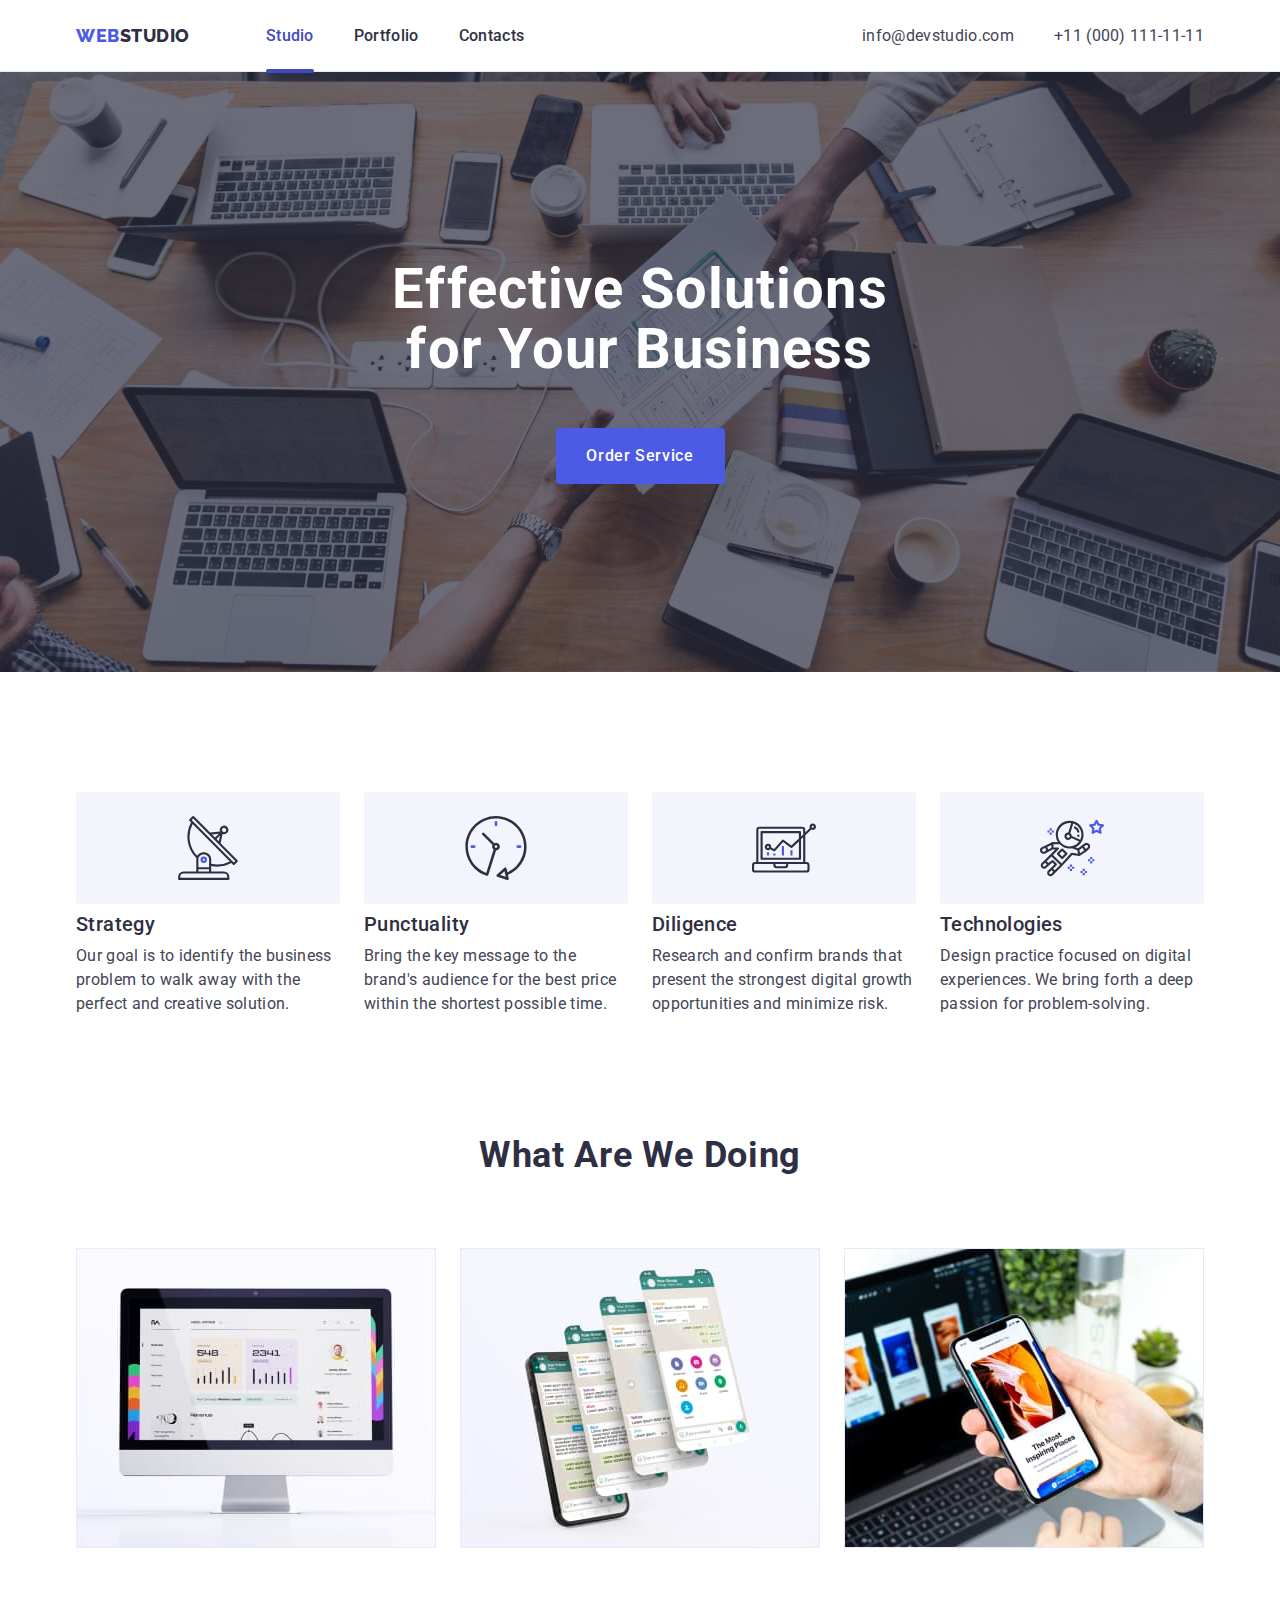
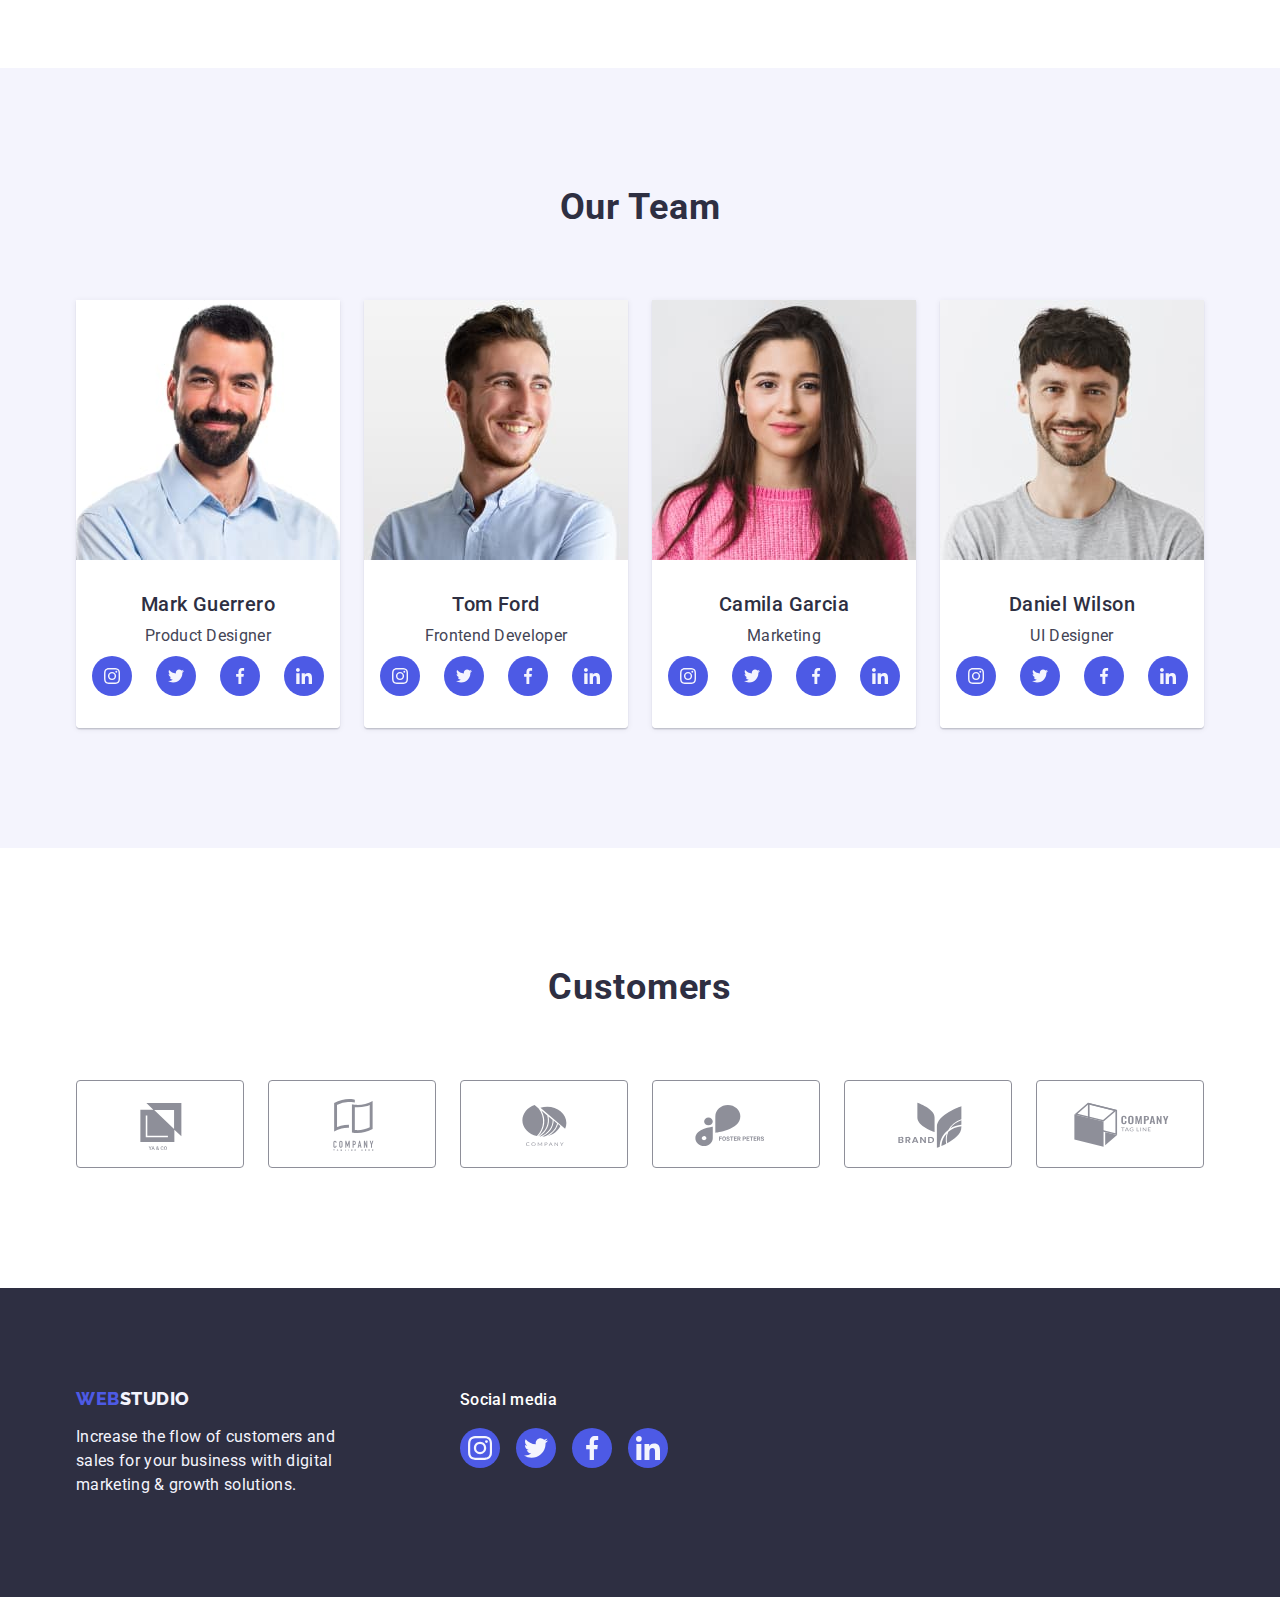
<file: index.html>
<!DOCTYPE html>
<html lang="en">
  <head>
    <meta charset="UTF-8" />
    <meta http-equiv="X-UA-Compatible" content="IE=edge" />
    <meta name="viewport" content="width=device-width, initial-scale=1.0" />
    <link
      rel="stylesheet"
      href="https://cdnjs.cloudflare.com/ajax/libs/modern-normalize/1.0.0/modern-normalize.min.css"
    />
    <link rel="stylesheet" href="./css/styles.css" />
    <link rel="preconnect" href="https://fonts.googleapis.com" />
    <link rel="preconnect" href="https://fonts.gstatic.com" crossorigin />
    <link
      href="https://fonts.googleapis.com/css2?family=Raleway:wght@800&family=Roboto:wght@400;500;700;900&display=swap"
      rel="stylesheet"
    />
    <title>Index</title>
  </head>
  <body>
    <header class="border-header">
      <div class="container box-top">
        <nav class="box-nav">
          <a href="./index.html" class="lo-go link logo-style box-logo">
            Web<span class="span">Studio</span></a
          >
          <ul class="list box-menu">
            <li class="">
              <a
                href="./index.html"
                class="link-studio link link-menu link-studio-porfolio"
                >Studio
              </a>
            </li>
            <li>
              <a href="./portfolio.html" class="link-studio link link-menu"
                >Portfolio</a
              >
            </li>
            <li>
              <a href="" class="link-studio link link-menu">Contacts</a>
            </li>
          </ul>
        </nav>
        <address class="box-address">
          <ul class="list box-list-address">
            <li>
              <a class="contact link" href="mailto:info@devstudio.com"
                >info@devstudio.com</a
              >
            </li>
            <li>
              <a class="contact link" href="tel:+110001111111"
                >+11 (000) 111-11-11</a
              >
            </li>
          </ul>
        </address>
      </div>
    </header>

    <main>
      <!-- section 1 -->
      <section class="dark-bg box-bg back">
        <div class="container box-center">
          <h1 class="top box-h-one">Effective Solutions for Your Business</h1>
          <button
            class="button box-order-service"
            type="button"
            data-modal-open
          >
            Order Service
          </button>
        </div>
      </section>
      <!-- section 2 -->
      <section class="box-sestion-two">
        <div class="container">
          <h2 class="visually-hidden">Znacznik do ukrycia!!!!</h2>
          <ul class="list box-list-section-two">
            <li class="box-link-section-two">
              <div class="box-icon-section-two">
                <svg width="64" height="64">
                  <use href="./images/icons.svg#icon-antenna-1"></use>
                </svg>
              </div>
              <h3 class="list-item-header box-heading-section-two">Strategy</h3>
              <p class="class-p">
                Our goal is to identify the business problem to walk away with
                the perfect and creative solution.
              </p>
            </li>
            <li class="box-link-section-two">
              <div class="box-icon-section-two">
                <svg width="64" height="64">
                  <use href="./images/icons.svg#icon-clock-1"></use>
                </svg>
              </div>
              <h3 class="list-item-header box-heading-section-two">
                Punctuality
              </h3>
              <p class="class-p">
                Bring the key message to the brand's audience for the best price
                within the shortest possible time.
              </p>
            </li>
            <li class="box-link-section-two">
              <div class="box-icon-section-two">
                <svg width="64" height="64">
                  <use href="./images/icons.svg#icon-diagram-1"></use>
                </svg>
              </div>
              <h3 class="list-item-header box-heading-section-two">
                Diligence
              </h3>
              <p class="class-p">
                Research and confirm brands that present the strongest digital
                growth opportunities and minimize risk.
              </p>
            </li>
            <li class="box-link-section-two">
              <div class="box-icon-section-two">
                <svg width="64" height="64">
                  <use href="./images/icons.svg#icon-astronaut-1"></use>
                </svg>
              </div>
              <h3 class="list-item-header box-heading-section-two">
                Technologies
              </h3>
              <p class="class-p">
                Design practice focused on digital experiences. We bring forth a
                deep passion for problem-solving.
              </p>
            </li>
          </ul>
        </div>
      </section>
      <!-- section 3 -->
      <section class="box-sestion-three">
        <div class="container">
          <h2 class="class-h-two box-heading-section-three">
            What are we doing
          </h2>
          <ul class="list box-list-section-three">
            <li class="box-link-section-three">
              <img
                src="./images/zd1.jpg"
                alt="ekran monitora"
                width="360"
                height="300"
              />
            </li>
            <li class="box-link-section-three">
              <img
                src="./images/zd2.jpg"
                alt="telefon komórkowy"
                width="360"
                height="300"
              />
            </li>
            <li class="box-link-section-three">
              <img
                src="./images/zd3.jpg"
                alt="telefon trzymany w dłoni"
                width="360"
                height="300"
              />
            </li>
          </ul>
        </div>
      </section>
      <!-- section 4 -->
      <section class="light-bg box-section-four">
        <div class="container">
          <h2 class="class-h-two box-heading-bg">Our Team</h2>

          <ul class="list box-list-bg">
            <li class="box-link-bg">
              <img
                src="./images/zd4.jpg"
                alt="Młody facet z brodą"
                width="264"
                height="260"
              />
              <div class="box-div-bg">
                <h3 class="list-item-header box-name-bg">Mark Guerrero</h3>
                <p class="class-p box-position-bg">Product Designer</p>
                <ul class="box-list-icon">
                  <li class="box-list-icon-li">
                    <a class="icon-social" href="">
                      <svg width="16" height="16" class="icon-svg">
                        <use href="./images/icons.svg#icon-instagram-2"></use>
                      </svg>
                    </a>
                  </li>
                  <li class="box-list-icon-li">
                    <a class="icon-social" href="">
                      <svg width="16" height="16" class="icon-svg">
                        <use href="./images/icons.svg#icon-twitter-1"></use>
                      </svg>
                    </a>
                  </li>
                  <li class="box-list-icon-li">
                    <a class="icon-social" href="">
                      <svg width="16" height="16" class="icon-svg">
                        <use href="./images/icons.svg#icon-facebook-1"></use>
                      </svg>
                    </a>
                  </li>
                  <li class="box-list-icon-li">
                    <a class="icon-social" href="">
                      <svg width="16" height="16" class="icon-svg">
                        <use href="./images/icons.svg#icon-linkedin-1"></use>
                      </svg>
                    </a>
                  </li>
                </ul>
              </div>
            </li>

            <li class="box-link-bg">
              <img
                src="./images/zd5.jpg"
                alt="Młody facet z brodą"
                width="264"
                height="260"
              />
              <div class="box-div-bg">
                <h3 class="list-item-header box-name-bg">Tom Ford</h3>
                <p class="class-p box-position-bg">Frontend Developer</p>
                <ul class="box-list-icon">
                  <li class="box-list-icon-li">
                    <a class="icon-social" href="">
                      <svg width="16" height="16" class="icon-svg">
                        <use href="./images/icons.svg#icon-instagram-2"></use>
                      </svg>
                    </a>
                  </li>
                  <li class="box-list-icon-li">
                    <a class="icon-social" href="">
                      <svg width="16" height="16" class="icon-svg">
                        <use href="./images/icons.svg#icon-twitter-1"></use>
                      </svg>
                    </a>
                  </li>
                  <li class="box-list-icon-li">
                    <a class="icon-social" href="">
                      <svg width="16" height="16" class="icon-svg">
                        <use href="./images/icons.svg#icon-facebook-1"></use>
                      </svg>
                    </a>
                  </li>
                  <li class="box-list-icon-li">
                    <a class="icon-social" href="">
                      <svg width="16" height="16" class="icon-svg">
                        <use href="./images/icons.svg#icon-linkedin-1"></use>
                      </svg>
                    </a>
                  </li>
                </ul>
              </div>
            </li>

            <li class="box-link-bg">
              <img
                src="./images/zd6.jpg"
                alt="MŁoda kobieta"
                width="264"
                height="260"
              />
              <div class="box-div-bg">
                <h3 class="list-item-header box-name-bg">Camila Garcia</h3>
                <p class="class-p box-position-bg">Marketing</p>
                <ul class="box-list-icon">
                  <li class="box-list-icon-li">
                    <a class="icon-social" href="">
                      <svg width="16" height="16" class="icon-svg">
                        <use href="./images/icons.svg#icon-instagram-2"></use>
                      </svg>
                    </a>
                  </li>
                  <li class="box-list-icon-li">
                    <a class="icon-social" href="">
                      <svg width="16" height="16" class="icon-svg">
                        <use href="./images/icons.svg#icon-twitter-1"></use>
                      </svg>
                    </a>
                  </li>
                  <li class="box-list-icon-li">
                    <a class="icon-social" href="">
                      <svg width="16" height="16" class="icon-svg">
                        <use href="./images/icons.svg#icon-facebook-1"></use>
                      </svg>
                    </a>
                  </li>
                  <li class="box-list-icon-li">
                    <a class="icon-social" href="">
                      <svg width="16" height="16" class="icon-svg">
                        <use href="./images/icons.svg#icon-linkedin-1"></use>
                      </svg>
                    </a>
                  </li>
                </ul>
              </div>
            </li>

            <li class="box-link-bg">
              <img
                src="./images/zd7.jpg"
                alt="Młody facet z brodą"
                width="264"
                height="260"
              />
              <div class="box-div-bg">
                <h3 class="list-item-header box-name-bg">Daniel Wilson</h3>
                <p class="class-p box-position-bg">UI Designer</p>
                <ul class="box-list-icon">
                  <li class="box-list-icon-li">
                    <a class="icon-social" href="">
                      <svg width="16" height="16" class="icon-svg">
                        <use href="./images/icons.svg#icon-instagram-2"></use>
                      </svg>
                    </a>
                  </li>
                  <li class="box-list-icon-li">
                    <a class="icon-social" href="">
                      <svg width="16" height="16" class="icon-svg">
                        <use href="./images/icons.svg#icon-twitter-1"></use>
                      </svg>
                    </a>
                  </li>
                  <li class="box-list-icon-li">
                    <a class="icon-social" href="">
                      <svg width="16" height="16" class="icon-svg">
                        <use href="./images/icons.svg#icon-facebook-1"></use>
                      </svg>
                    </a>
                  </li>
                  <li class="box-list-icon-li">
                    <a class="icon-social" href="">
                      <svg width="16" height="16" class="icon-svg">
                        <use href="./images/icons.svg#icon-linkedin-1"></use>
                      </svg>
                    </a>
                  </li>
                </ul>
              </div>
            </li>
          </ul>
        </div>
      </section>

      <!-- section 5 -->
      <section class="box-section-five">
        <div class="container">
          <h2 class="class-h-two">Customers</h2>
          <ul class="icon-list-two">
            <li class="icon-section-five">
              <a class="icon-link-five" href="">
                <svg width="104" height="56" class="icon-svg-two">
                  <use href="./images/icons.svg#icon-Logo"></use>
                </svg>
              </a>
            </li>
            <li class="icon-section-five">
              <a class="icon-link-five" href="">
                <svg width="104" height="56" class="icon-svg-two">
                  <use href="./images/icons.svg#icon-Logo-1"></use>
                </svg>
              </a>
            </li>
            <li class="icon-section-five">
              <a class="icon-link-five" href="">
                <svg width="104" height="56" class="icon-svg-two">
                  <use href="./images/icons.svg#icon-Logo-2"></use>
                </svg>
              </a>
            </li>
            <li class="icon-section-five">
              <a class="icon-link-five" href="">
                <svg width="104" height="56" class="icon-svg-two">
                  <use href="./images/icons.svg#icon-Logo-3"></use>
                </svg>
              </a>
            </li>
            <li class="icon-section-five">
              <a class="icon-link-five" href="">
                <svg width="104" height="56" class="icon-svg-two">
                  <use href="./images/icons.svg#icon-Logo-4"></use>
                </svg>
              </a>
            </li>
            <li class="icon-section-five">
              <a class="icon-link-five" href="">
                <svg width="104" height="56" class="icon-svg-two">
                  <use href="./images/icons.svg#icon-Logo-5"></use>
                </svg>
              </a>
            </li>
          </ul>
        </div>
      </section>
    </main>

    <footer class="dark-bg box-footer">
      <div class="box-footer-div container">
        <div class="box-social">
          <a href="./index.html" class="lo-go link box-link-footer">
            Web<span class="f-studio">Studio</span></a
          >
          <p class="logo box-paragraph-footer">
            Increase the flow of customers and sales for your business with
            digital marketing & growth solutions.
          </p>
        </div>
        <div>
          <p class="class-p-footer">Social media</p>
          <ul class="box-list-icon-footer">
            <li class="icon-social-footer">
              <a class="icon-a-footer" href="">
                <svg width="24" height="24" class="svg-footer">
                  <use href="./images/icons.svg#icon-instagram-2"></use>
                </svg>
              </a>
            </li>
            <li class="icon-social-footer">
              <a class="icon-a-footer" href="">
                <svg width="24" height="24" class="svg-footer">
                  <use href="./images/icons.svg#icon-twitter-1"></use>
                </svg>
              </a>
            </li>
            <li class="icon-social-footer">
              <a class="icon-a-footer" href="">
                <svg width="24" height="24" class="svg-footer">
                  <use href="./images/icons.svg#icon-facebook-1"></use>
                </svg>
              </a>
            </li>
            <li class="icon-social-footer">
              <a class="icon-a-footer" href="">
                <svg width="24" height="24" class="svg-footer">
                  <use href="./images/icons.svg#icon-linkedin-1"></use>
                </svg>
              </a>
            </li>
          </ul>
        </div>
      </div>
    </footer>

    <div class="backdrop is-hidden" data-modal>
      <div class="modal">
        <button type="button" class="close-btn" data-modal-close>
          <svg width="8" height="8" class="svg-close">
            <use href="./images/icons.svg#icon-close"></use>
          </svg>
        </button>
      </div>
    </div>

    <script src="./js/modal.js"></script>
  </body>
</html>
</file>
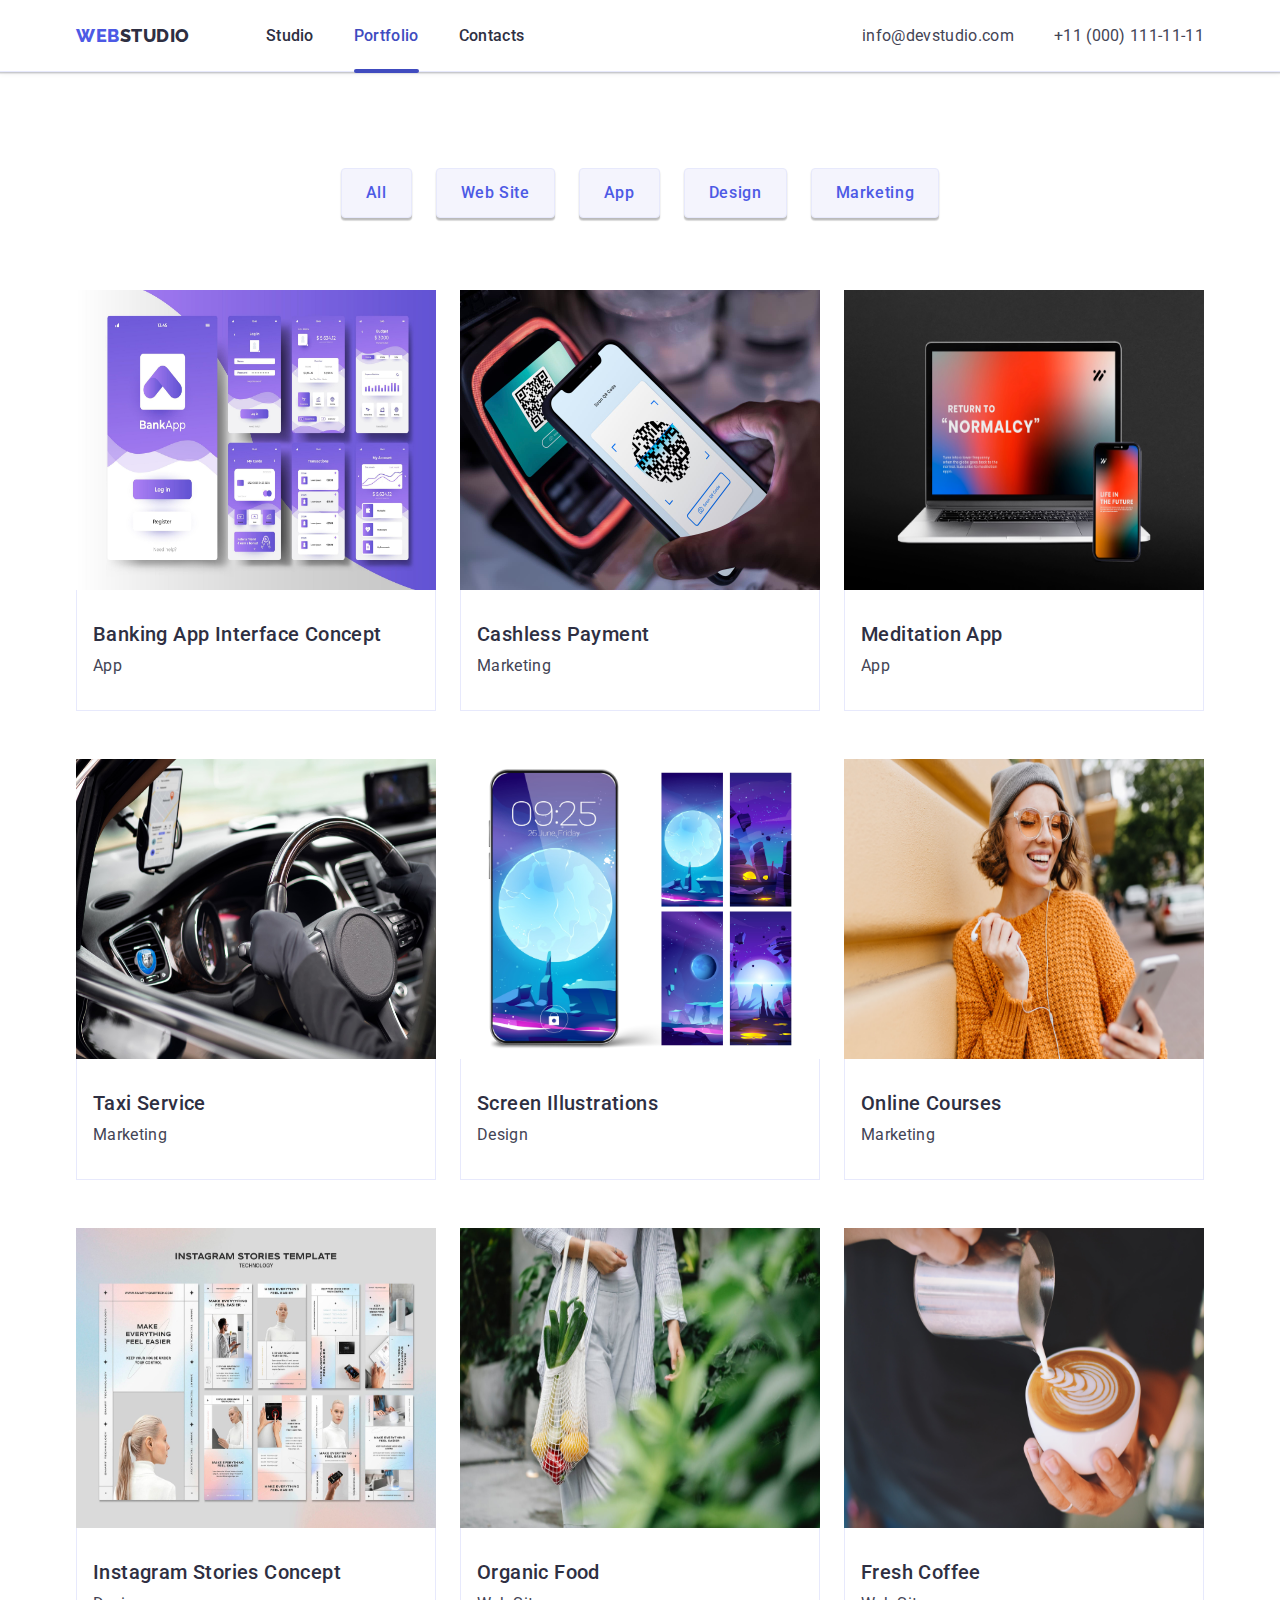
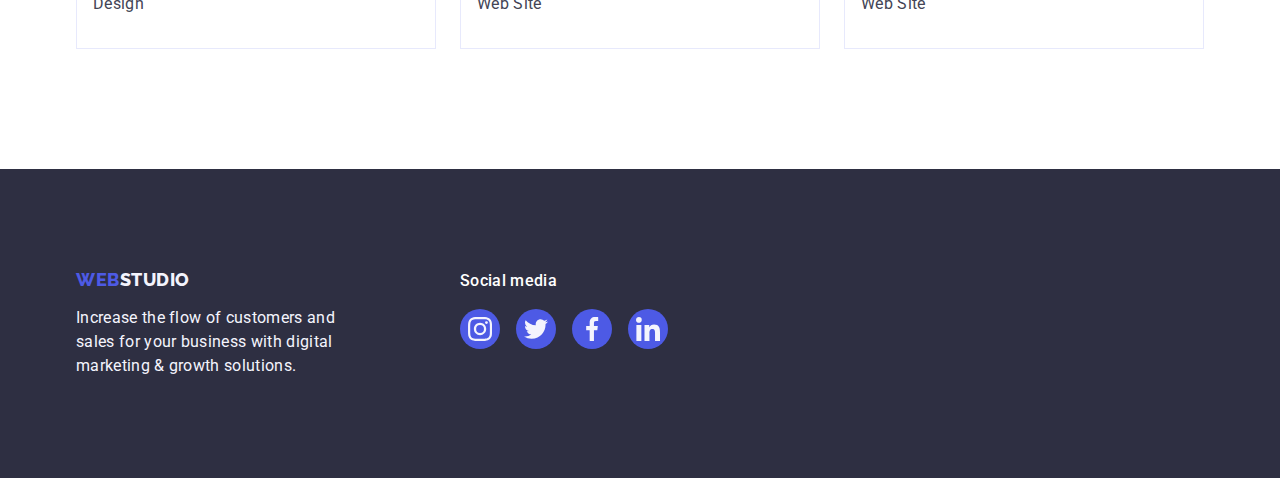
<file: portfolio.html>
<!DOCTYPE html>
<html lang="en">
  <head>
    <meta charset="UTF-8" />
    <meta http-equiv="X-UA-Compatible" content="IE=edge" />
    <meta name="viewport" content="width=device-width, initial-scale=1.0" />
    <link
      rel="stylesheet"
      href="https://cdnjs.cloudflare.com/ajax/libs/modern-normalize/1.0.0/modern-normalize.min.css"
    />
    <link rel="stylesheet" href="./css/styles.css" />
    <link rel="preconnect" href="https://fonts.googleapis.com" />
    <link rel="preconnect" href="https://fonts.gstatic.com" crossorigin />
    <link
      href="https://fonts.googleapis.com/css2?family=Raleway:wght@800&family=Roboto:wght@400;500;700;900&display=swap"
      rel="stylesheet"
    />

    <title>Index</title>
  </head>
  <body>
    <header class="border-header">
      <div class="container box-top">
        <nav class="box-nav">
          <a href="./index.html" class="lo-go link logo-style box-logo">
            Web<span class="span">Studio</span></a
          >
          <ul class="list box-menu">
            <li class="">
              <a href="./index.html" class="link-studio link link-menu"
                >Studio
              </a>
            </li>
            <li>
              <a
                href="./portfolio.html"
                class="link-studio link link-menu link-studio-porfolio"
                >Portfolio</a
              >
            </li>
            <li>
              <a href="" class="link-studio link link-menu">Contacts</a>
            </li>
          </ul>
        </nav>
        <address class="box-address">
          <ul class="list box-list-address">
            <li>
              <a class="contact link" href="mailto:info@devstudio.com"
                >info@devstudio.com</a
              >
            </li>
            <li>
              <a class="contact link" href="tel:+110001111111"
                >+11 (000) 111-11-11</a
              >
            </li>
          </ul>
        </address>
      </div>
    </header>

    <main>
      <section class="box-section-portfolio">
        <div class="container">
          <h1 class="visually-hidden">Portfolio header to hide !!!</h1>

          <ul class="list box-portfolio-list">
            <li>
              <button class="button-two box-portfolio-item" type="button">
                All
              </button>
            </li>
            <li>
              <button class="button-two box-portfolio-item" type="button">
                Web Site
              </button>
            </li>
            <li>
              <button class="button-two box-portfolio-item" type="button">
                App
              </button>
            </li>
            <li>
              <button class="button-two box-portfolio-item" type="button">
                Design
              </button>
            </li>
            <li>
              <button class="button-two box-portfolio-item" type="button">
                Marketing
              </button>
            </li>
          </ul>

          <ul class="list box-list-two">
            <li class="box-portfolio-item-two">
              <a href="./images/Photo1.jpg" class="link link-portfolio">
                <div class="abcd">
                  <img
                    src="./images/Photo1.jpg"
                    alt="Photo of the application"
                    width="360"
                    height="300"
                  />
                  <p class="overlay">
                    14 Stylish and User-Friendly App Design Concepts · Task
                    Manager App · Calorie Tracker App · Exotic Fruit Ecommerce
                    App · Cloud Storage App
                  </p>
                </div>
                <div class="container-div">
                  <h2 class="list-item-header box-header-portfolio">
                    Banking App Interface Concept
                  </h2>
                  <p class="class-p">App</p>
                </div>
              </a>
            </li>

            <li class="box-portfolio-item-two">
              <a href="./images/Photo2.jpg" class="link link-portfolio">
                <div class="abcd">
                  <img
                    src="./images/Photo2.jpg"
                    alt="Phone photo"
                    width="360"
                    height="300"
                  />
                  <p class="overlay">
                    14 Stylish and User-Friendly App Design Concepts · Task
                    Manager App · Calorie Tracker App · Exotic Fruit Ecommerce
                    App · Cloud Storage App
                  </p>
                </div>
                <div class="container-div">
                  <h2 class="list-item-header box-header-portfolio">
                    Cashless Payment
                  </h2>
                  <p class="class-p">Marketing</p>
                </div></a
              >
            </li>

            <li class="box-portfolio-item-two">
              <a href="./images/Photo3.jpg" class="link link-portfolio">
                <div class="abcd">
                  <img
                    src="./images/Photo3.jpg"
                    alt="Photo of a laptop"
                    width="360"
                    height="300"
                  />
                  <p class="overlay">
                    14 Stylish and User-Friendly App Design Concepts · Task
                    Manager App · Calorie Tracker App · Exotic Fruit Ecommerce
                    App · Cloud Storage App
                  </p>
                </div>
                <div class="container-div">
                  <h2 class="list-item-header box-header-portfolio">
                    Meditation App
                  </h2>
                  <p class="class-p">App</p>
                </div></a
              >
            </li>

            <li class="box-portfolio-item-two">
              <a href="./images/Photo4.jpg" class="link link-portfolio">
                <div class="abcd">
                  <img
                    src="./images/Photo4.jpg"
                    alt="A photo of the car interior"
                    width="360"
                    height="300"
                  />
                  <p class="overlay">
                    14 Stylish and User-Friendly App Design Concepts · Task
                    Manager App · Calorie Tracker App · Exotic Fruit Ecommerce
                    App · Cloud Storage App
                  </p>
                </div>
                <div class="container-div">
                  <h2 class="list-item-header box-header-portfolio">
                    Taxi Service
                  </h2>
                  <p class="class-p">Marketing</p>
                </div></a
              >
            </li>

            <li class="box-portfolio-item-two">
              <a href="./images/Photo5.jpg" class="link link-portfolio">
                <div class="abcd">
                  <img
                    src="./images/Photo5.jpg"
                    alt="Phone photo"
                    width="360"
                    height="300"
                  />
                  <p class="overlay">
                    14 Stylish and User-Friendly App Design Concepts · Task
                    Manager App · Calorie Tracker App · Exotic Fruit Ecommerce
                    App · Cloud Storage App
                  </p>
                </div>
                <div class="container-div">
                  <h2 class="list-item-header box-header-portfolio">
                    Screen Illustrations
                  </h2>
                  <p class="class-p">Design</p>
                </div></a
              >
            </li>

            <li class="box-portfolio-item-two">
              <a href="./images/Photo6.jpg" class="link link-portfolio">
                <div class="abcd">
                  <img
                    src="./images/Photo6.jpg"
                    alt="Photo of a smiling woman"
                    width="360"
                    height="300"
                  />
                  <p class="overlay">
                    14 Stylish and User-Friendly App Design Concepts · Task
                    Manager App · Calorie Tracker App · Exotic Fruit Ecommerce
                    App · Cloud Storage App
                  </p>
                </div>
                <div class="container-div">
                  <h2 class="list-item-header box-header-portfolio">
                    Online Courses
                  </h2>
                  <p class="class-p">Marketing</p>
                </div></a
              >
            </li>

            <li class="box-portfolio-item-two">
              <a href="./images/Photo7.jpg" class="link link-portfolio">
                <div class="abcd">
                  <img
                    src="./images/Photo7.jpg"
                    alt="Photo of a woman and a man on leaflets"
                    width="360"
                    height="300"
                  />
                  <p class="overlay">
                    14 Stylish and User-Friendly App Design Concepts · Task
                    Manager App · Calorie Tracker App · Exotic Fruit Ecommerce
                    App · Cloud Storage App
                  </p>
                </div>
                <div class="container-div">
                  <h2 class="list-item-header box-header-portfolio">
                    Instagram Stories Concept
                  </h2>
                  <p class="class-p">Design</p>
                </div></a
              >
            </li>

            <li class="box-portfolio-item-two">
              <a href="./images/Photo8.jpg" class="link link-portfolio">
                <div class="abcd">
                  <img
                    src="./images/Photo8.jpg"
                    alt="Photo of a woman with shopping"
                    width="360"
                    height="300"
                  />
                  <p class="overlay">
                    14 Stylish and User-Friendly App Design Concepts · Task
                    Manager App · Calorie Tracker App · Exotic Fruit Ecommerce
                    App · Cloud Storage App
                  </p>
                </div>
                <div class="container-div">
                  <h2 class="list-item-header box-header-portfolio">
                    Organic Food
                  </h2>
                  <p class="class-p">Web Site</p>
                </div></a
              >
            </li>

            <li class="box-portfolio-item-two">
              <a href="./images/Photo9.jpg" class="link link-portfolio">
                <div class="abcd">
                  <img
                    src="./images/Photo9.jpg"
                    alt="Coffee photo"
                    width="360"
                    height="300"
                  />
                  <p class="overlay">
                    14 Stylish and User-Friendly App Design Concepts · Task
                    Manager App · Calorie Tracker App · Exotic Fruit Ecommerce
                    App · Cloud Storage App
                  </p>
                </div>
                <div class="container-div">
                  <h2 class="list-item-header box-header-portfolio">
                    Fresh Coffee
                  </h2>
                  <p class="class-p">Web Site</p>
                </div></a
              >
            </li>
          </ul>
        </div>
      </section>
    </main>

    <footer class="dark-bg box-footer">
      <div class="box-footer-div container">
        <div class="box-social">
          <a href="./index.html" class="lo-go link box-link-footer">
            Web<span class="f-studio">Studio</span></a
          >
          <p class="logo box-paragraph-footer">
            Increase the flow of customers and sales for your business with
            digital marketing & growth solutions.
          </p>
        </div>
        <div>
          <p class="class-p-footer">Social media</p>
          <ul class="box-list-icon-footer">
            <li class="icon-social-footer">
              <a class="icon-a-footer" href="">
                <svg width="24" height="24" class="svg-footer">
                  <use href="./images/icons.svg#icon-instagram-2"></use>
                </svg>
              </a>
            </li>
            <li class="icon-social-footer">
              <a class="icon-a-footer" href="">
                <svg width="24" height="24" class="svg-footer">
                  <use href="./images/icons.svg#icon-twitter-1"></use>
                </svg>
              </a>
            </li>
            <li class="icon-social-footer">
              <a class="icon-a-footer" href="">
                <svg width="24" height="24" class="svg-footer">
                  <use href="./images/icons.svg#icon-facebook-1"></use>
                </svg>
              </a>
            </li>
            <li class="icon-social-footer">
              <a class="icon-a-footer" href="">
                <svg width="24" height="24" class="svg-footer">
                  <use href="./images/icons.svg#icon-linkedin-1"></use>
                </svg>
              </a>
            </li>
          </ul>
        </div>
      </div>
    </footer>
  </body>
</html>
</file>
<file: css/styles.css>
*,
*::before,
*::after {
  box-sizing: border-box;
  margin: 0;
  padding: 0;
}

:root {
  --color-gray: #434455;
  --color-white: #ffffff;
  --color-dark-grey: #2e2f42;
  --color-blue: #4d5ae5;
  --color-dark-blue: #404bbf;
  --color-white-2: #f4f4fd;
  --color-white-3: #e7e9fc;
}

body {
  font-family: 'Roboto', sans-serif;
  color: var(--color-gray);
  background-color: var(--color-white);
}

.lo-go {
  font-family: 'Raleway', sans-serif;
  font-weight: 800;
  font-size: 18px;
  line-height: 1.17;
  letter-spacing: 0.03em;
  text-transform: uppercase;
  color: var(--color-blue);
}

.link {
  text-decoration: none;
}

.span {
  color: var(--color-dark-grey);
}

.list {
  list-style: none;
}

.link-studio {
  padding: 24px 0;
  font-weight: 500;
  font-size: 16px;
  line-height: 1.5;
  letter-spacing: 0.02em;
  color: var(--color-dark-grey);
}

.link-studio:hover,
.link-studio:focus {
  color: var(--color-dark-blue);
}
.link-menu {
  display: inline-flex;
  flex-direction: column;
}

.contacts {
  font-style: normal;
}

.contact {
  padding: 24px 0;
  font-size: 16px;
  line-height: 1.5;
  letter-spacing: 0.02em;
  color: var(--color-gray);
  transition: color 250ms cubic-bezier(0.4, 0, 0.2, 1);
}

.contact:hover,
.contact:focus,
.contact:active {
  color: var(--color-dark-blue);
}

.dark-bg {
  background-color: var(--color-dark-grey);
}
.back {
  max-width: 1440px;
  background-image: url(../images/people-office.jpg);
  background-repeat: no-repeat;
  background-size: cover;
  background-position: center;
  background-image: linear-gradient(
      rgba(46, 47, 66, 0.7),
      rgba(46, 47, 66, 0.7)
    ),
    url(../images/people-office.jpg);
}

.top {
  font-size: 56px;
  line-height: 1.07;
  text-align: center;
  letter-spacing: 0.02em;
  color: var(--color-white);
}

.button {
  background-color: var(--color-blue);
  font-family: 'Roboto', sans-serif;
  font-weight: 500;
  font-size: 16px;
  line-height: 1.5;
  letter-spacing: 0.04em;
  color: var(--color-white);
  cursor: pointer;
}

.button:hover,
.button:active,
.button:focus {
  background-color: var(--color-dark-blue);
}

.list-item-header {
  font-weight: 500;
  font-size: 20px;
  line-height: 1.2;
  letter-spacing: 0.02em;
  color: var(--color-dark-grey);
}

.class-p {
  font-size: 16px;
  line-height: 1.5;
  letter-spacing: 0.02em;
  color: var(--color-gray);
}
.class-h-two {
  font-size: 36px;
  line-height: 1.11;
  text-align: center;
  letter-spacing: 0.02em;
  text-transform: capitalize;
  color: var(--color-dark-grey);
  margin-bottom: 72px;
}

.light-bg {
  background-color: var(--color-white-2);
}

.card-content {
  background-color: var(--color-white);
}

.f-studio {
  color: var(--color-white-2);
}
.logo {
  color: #f4f4fd;
  line-height: 1.5;
  letter-spacing: 0.02em;
}

.button-two {
  font-family: 'Roboto', sans-serif;
  font-weight: 500;
  font-size: 16px;
  line-height: 1.5;
  letter-spacing: 0.04em;
  color: var(--color-blue);
  background-color: var(--color-white-2);
  cursor: pointer;
  transition: color 250ms cubic-bezier(0.4, 0, 0.2, 1),
    background-color 250ms cubic-bezier(0.4, 0, 0.2, 1),
    border-color 250ms cubic-bezier(0.4, 0, 0.2, 1),
    box-shadow 250ms cubic-bezier(0.4, 0, 0.2, 1);
}

.button-two:hover,
.button-two:active,
.button-two:focus {
  color: var(--color-white);
  background-color: var(--color-dark-blue);
}

.visually-hidden {
  position: absolute;
  width: 1px;
  height: 1px;
  margin: -1px;
  border: 0;
  padding: 0;
  white-space: nowrap;
  clip-path: inset(100%);
  clip: rect(0 0 0 0);
  overflow: hidden;
}

.container {
  width: 1158px;
  padding: 0 15px;
  margin: 0 auto;
}

img {
  display: block;
  max-width: 100%;
}

button {
  cursor: pointer;
  border: none;
  border-radius: 4px;
}
ul,
ol {
  list-style: none;
  margin: 0;
  padding-left: 0;
}
.border-header {
  border-bottom: 1px solid #e7e9fc;
  height: 72px;
  box-shadow: 0px 2px 1px rgba(46, 47, 66, 0.08),
    0px 1px 1px rgba(46, 47, 66, 0.16), 0px 1px 6px rgba(46, 47, 66, 0.08);
}

.box-top {
  display: flex;
}

.box-nav {
  display: flex;
  align-items: center;
}

.box-list-address {
  margin: 24px 0;
  display: flex;
  gap: 40px;
}
.box-address {
  margin-left: auto;
  font-style: normal;
}

.box-logo {
  margin-right: 76px;
}

.box-menu {
  display: flex;
  gap: 40px;
}
.box-link {
  padding: 24px 0;
}
.box-address {
  display: flex;
  gap: 40px;
}
.box-h-one {
  max-width: 496px;
  padding-bottom: 48px;
}

.box-top {
  display: flex;
}
.box-order-service {
  display: block;
  min-width: 169px;
  height: 56px;
  transition: background-color 250ms cubic-bezier(0.4, 0, 0.2, 1);
}

.box-sestion-two {
  padding-top: 120px;
  padding-bottom: 120px;
}
.box-list-section-two {
  display: flex;
  gap: 24px;
}
.box-link-section-two {
  width: calc((100% - 72px) / 4);
}
.box-heading-section-two {
  margin-bottom: 8px;
}

.box-sestion-three {
  padding-bottom: 120px;
}
.box-heading-section-three {
  margin-bottom: 72px;
}
.box-list-section-three {
  display: flex;
  gap: 24px;
}
.box-link-section-three {
  width: calc((100% - 48px) / 3);
}
.box-bg {
  padding: 188px 0;
  margin: 0 auto;
}
.box-section-four {
  padding: 120px 0;
}

.box-list-bg {
  display: flex;
  gap: 24px;
}
.box-link-bg {
  width: calc((100% - 72px) / 4);
  border-radius: 0px 0px 4px 4px;
  box-shadow: 0px 2px 1px 0px rgba(46, 47, 66, 0.08),
    0px 1px 1px 0px rgba(46, 47, 66, 0.16),
    0px 1px 6px 0px rgba(46, 47, 66, 0.08);
}
.box-div-bg {
  padding: 32px 0px;
  border-radius: 0px 0px 4px 4px;
  background-color: var(--color-white);
  display: flex;
  flex-direction: column;
  justify-content: center;
  align-items: center;
}
.box-name-bg {
  display: flex;
  width: 232px;
  flex-direction: column;
  justify-content: center;
  align-items: center;
  margin-bottom: 8px;
}
.box-position-bg {
  text-align: center;
  margin-bottom: 8px;
}
.box-footer {
  padding-top: 100px;
  padding-bottom: 100px;
}
.box-link-footer {
  display: inline-block;
  margin-bottom: 16px;
}
.box-paragraph-footer {
  max-width: 264px;
}
.box-section-portfolio {
  padding-top: 96px;
  padding-bottom: 120px;
}
.box-portfolio-list {
  display: flex;
  justify-content: center;
  gap: 24px;
  margin-bottom: 72px;
}
.box-center {
  display: grid;
  justify-items: center;
}
.box-portfolio-item {
  padding-top: 12px;
  padding-bottom: 12px;
  padding-left: 24px;
  padding-right: 24px;
  border: 1px solid var(--color-white-3);
  border-radius: 4px;
  box-shadow: 0px 3px 1px rgba(0, 0, 0, 0.1), 0px 2px 1px rgba(0, 0, 0, 0.08),
    0px 2px 2px rgba(0, 0, 0, 0.12);
}

.box-portfolio-item:hover,
.box-portfolio-item:active,
.box-portfolio-item:focus {
  border: 1px solid transparent;
  box-shadow: 0px 3px 1px rgba(0, 0, 0, 0.1), 0px 2px 1px rgba(0, 0, 0, 0.08),
    0px 2px 2px rgba(0, 0, 0, 0.12);
}
.box-list-two {
  display: flex;
  flex-wrap: wrap;
  column-gap: 24px;
  row-gap: 48px;
}
.box-portfolio-item-two {
  width: calc((100% - 48px) / 3);
}
.link-portfolio {
  display: block;
  transition: box-shadow 250ms cubic-bezier(0.4, 0, 0.2, 1);
}
.link-portfolio:hover,
.link-portfolio:focus {
  box-shadow: 0px 1px 6px rgba(46, 47, 66, 0.08),
    0px 1px 1px rgba(46, 47, 66, 0.16), 0px 2px 1px rgba(46, 47, 66, 0.08);
  transform: translateY(0%);
}
.container-div {
  padding: 32px 16px;
  border: 1px solid var(--color-white-3);
  border-top: none;
}
.box-header-portfolio {
  margin-bottom: 8px;
}

.icon-list {
  list-style: none;
  display: flex;
  gap: 24px;
  justify-content: center;
}
.icon-list-two {
  display: flex;
  gap: 24px;
}

.icon-section-four {
  width: 232px;
  height: 40px;
  gap: 24px;
  display: flex;
  justify-content: center;
  align-items: center;
}
.icon-section-five {
  width: calc((100% - 120px) / 6);
  height: 88px;
}
.icon-link-five {
  width: 100%;
  height: 100%;
  border: 1px solid #8e8f99;
  border-radius: 4px;
  display: flex;
  align-items: center;
  justify-content: center;
  color: #8e8f99;
  transition: border-color 250ms cubic-bezier(0.4, 0, 0.2, 1),
    color 250ms cubic-bezier(0.4, 0, 0.2, 1);
}

.icon-link-five:hover,
.icon-link-five:focus {
  border-color: #404bbf;
  color: #404bbf;
}
.box-section-five {
  padding: 120px 0;
}
.icon-section-four {
  width: 232px;
  height: 40px;
}

.icon-social {
  display: flex;
  background-color: #4d5ae5;
  width: 100%;
  height: 100%;
  border-radius: 50%;
  justify-content: center;
  align-items: center;
  transition: background-color 250ms cubic-bezier(0.4, 0, 0.2, 1);
}
.box-list-icon-li {
  width: 40px;
  height: 40px;
}
.box-list-icon {
  display: flex;
  gap: 24px;
  justify-content: center;
}
.icon-svg {
  fill: var(--color-white-2);
}
.icon-svg-two {
  fill: currentColor;
}
.icon-social:hover,
.icon-social:focus {
  background-color: #404bbf;
}

.class-p-footer {
  font-weight: 500;
  font-size: 16px;
  line-height: 1.5;
  letter-spacing: 0.02em;
  color: var(--color-white);
  margin-bottom: 16px;
}

.box-social {
  margin-right: 120px;
}
.box-list-icon-footer {
  display: flex;
  gap: 16px;
}
.box-footer-div {
  display: flex;
  align-items: baseline;
}
.box-icon-section-two {
  margin-bottom: 8px;
  width: 264px;
  height: 112px;
  border-radius: 4px;
  display: flex;
  justify-content: center;
  align-items: center;
  background-color: var(--color-white-2);
}
.icon-social-footer {
  width: 40px;
  height: 40px;
}
.icon-a-footer:hover,
.icon-a-footer:focus {
  background-color: #31d0aa;
}
.icon-a-footer {
  width: 100%;
  height: 100%;
  background-color: var(--color-blue);
  border-radius: 50%;
  display: flex;
  justify-content: center;
  align-items: center;
  transition: background-color 250ms cubic-bezier(0.4, 0, 0.2, 1);
}
.svg-footer {
  fill: var(--color-white-2);
}

.is-hidden {
  opacity: 0;
  visibility: hidden;
  pointer-events: none;
}
.backdrop {
  display: flex;
  justify-content: center;
  position: fixed;
  top: 0;
  left: 0;
  width: 100%;
  height: 100%;
  background-color: #2e2f4266;
  transition: opacity 250ms cubic-bezier(0.4, 0, 0.2, 1),
    visibility 250ms cubic-bezier(0.4, 0, 0.2, 1);
}
.close-btn {
  display: flex;
  align-items: center;
  justify-content: center;
  position: absolute;
  top: 24px;
  right: 24px;
  background-color: #e7e9fc;
  border: 1px solid rgba(0, 0, 0, 0.1);
  width: 24px;
  height: 24px;
  stroke-width: 1px;
  border-radius: 50%;
  transition: background-color 250ms cubic-bezier(0.4, 0, 0.2, 1),
    border 250ms cubic-bezier(0.4, 0, 0.2, 1);
}

.close-btn:focus,
.close-btn:hover {
  background-color: var(--color-dark-blue);
  border: none;
  background-color: #404bbf;
  border: none;
}
.close-btn:focus svg,
.close-btn:hover svg {
  fill: #fff;
}
.modal {
  position: absolute;
  top: 50%;
  left: 50%;
  transform: translate(-50%, -50%) scale(1);
  width: 408px;
  min-height: 584px;
  border-radius: 4px;
  background: #fcfcfc;
  box-shadow: 0px 2px 1px 0px rgba(0, 0, 0, 0.2),
    0px 1px 3px 0px rgba(0, 0, 0, 0.12), 0px 1px 1px 0px rgba(0, 0, 0, 0.14);
  transition: transform 250ms cubic-bezier(0.4, 0, 0.2, 1);
}

.svg-close {
  fill: #2e2f42;
  transition: fill 250ms cubic-bezier(0.4, 0, 0.2, 1);
}

.abcd {
  position: relative;
  overflow: hidden;
}
.overlay {
  padding: 40px 32px;
  background-color: var(--color-blue);
  font-family: Roboto;
  font-size: 16px;
  font-style: normal;
  font-weight: 400;
  line-height: 24px;
  letter-spacing: 0.32px;
  color: var(--color-white-2);
  position: absolute;
  top: 0;
  left: 0;
  width: 100%;
  height: 100%;
  transform: translateY(100%);
  transition: transform 250ms cubic-bezier(0.4, 0, 0.2, 1);
}
.abcd:hover .overlay,
.abcd:focus .overlay,
.link-portfolio:hover .overlay,
.link-portfolio:focus .overlay {
  transform: translateY(0);
}

.link-studio-porfolio::after {
  content: '';
  position: absolute;
  width: 100%;
  height: 4px;
  bottom: -1px;
  background-color: var(--color-dark-blue);
  border-radius: 2px;
}

.link-studio-porfolio {
  position: relative;
  color: #404bbf;
  transition: color 250ms cubic-bezier(0.4, 0, 0.2, 1);
}
</file>
